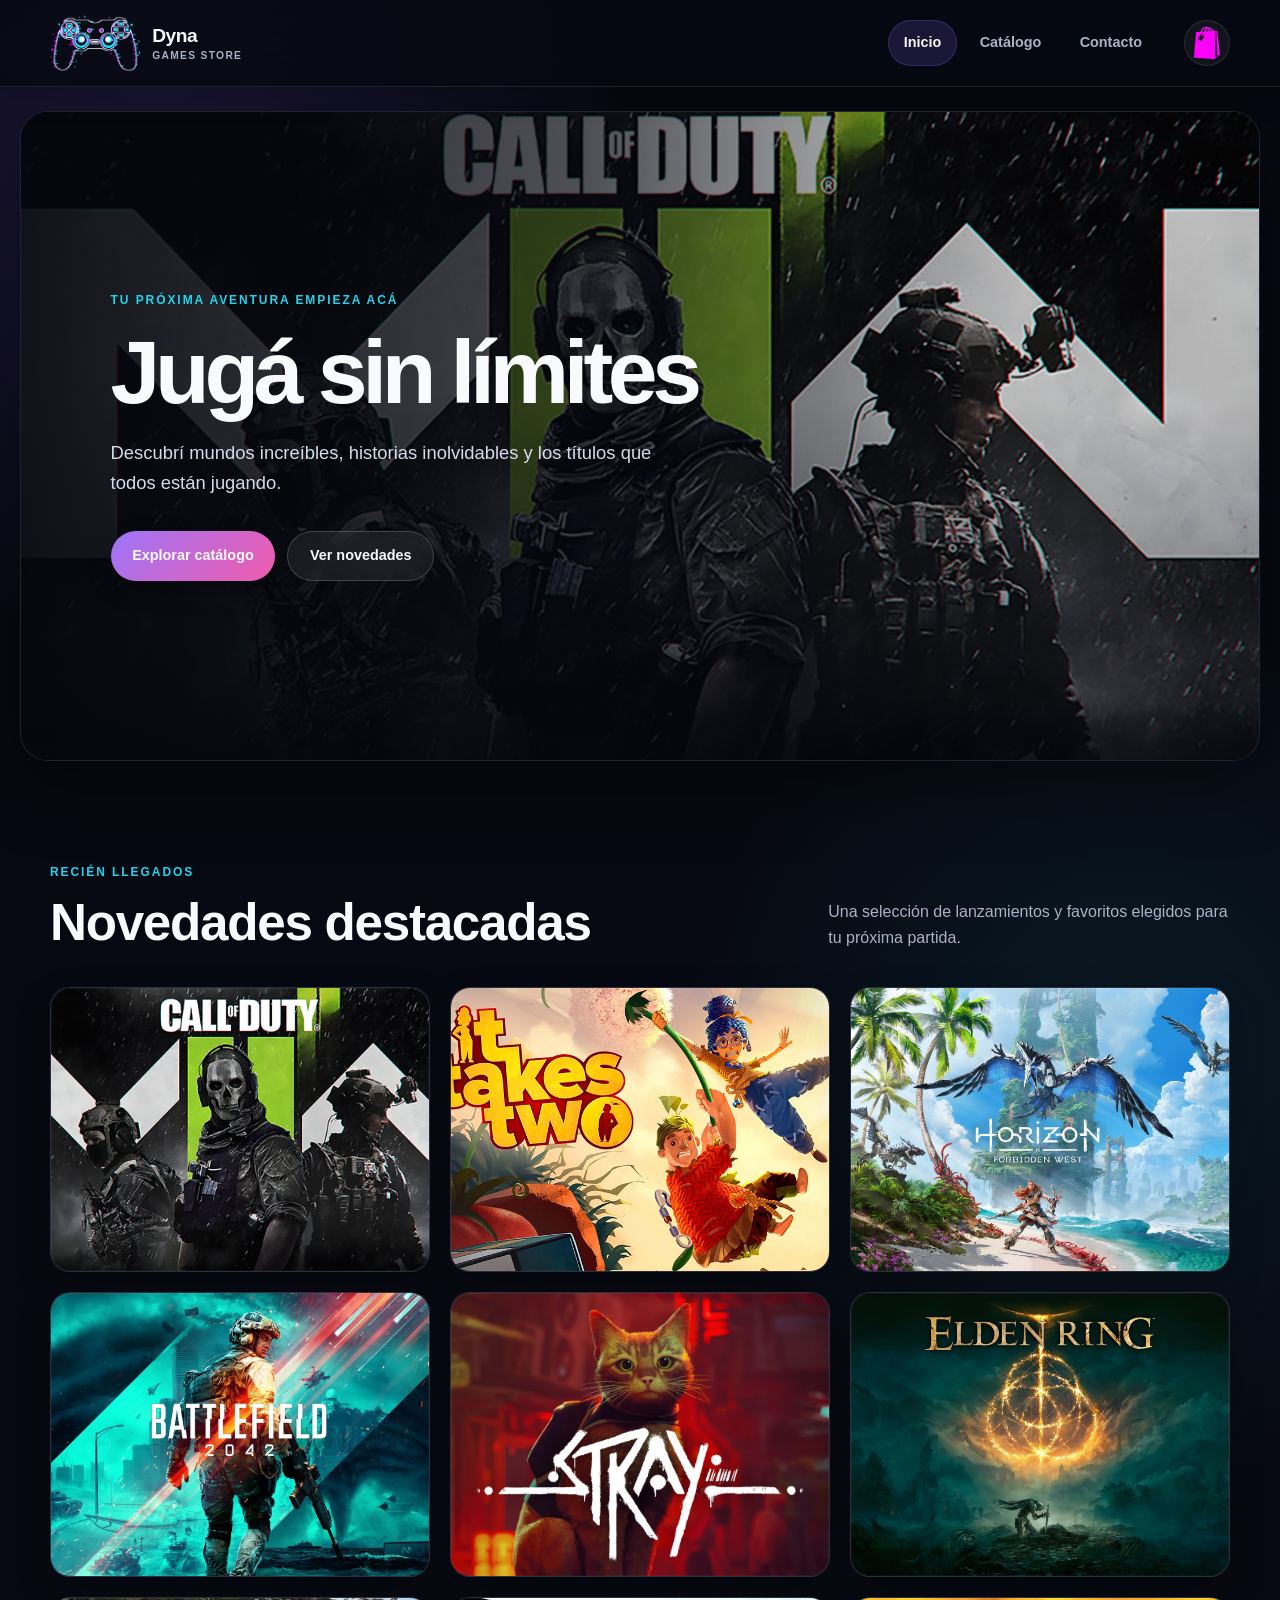
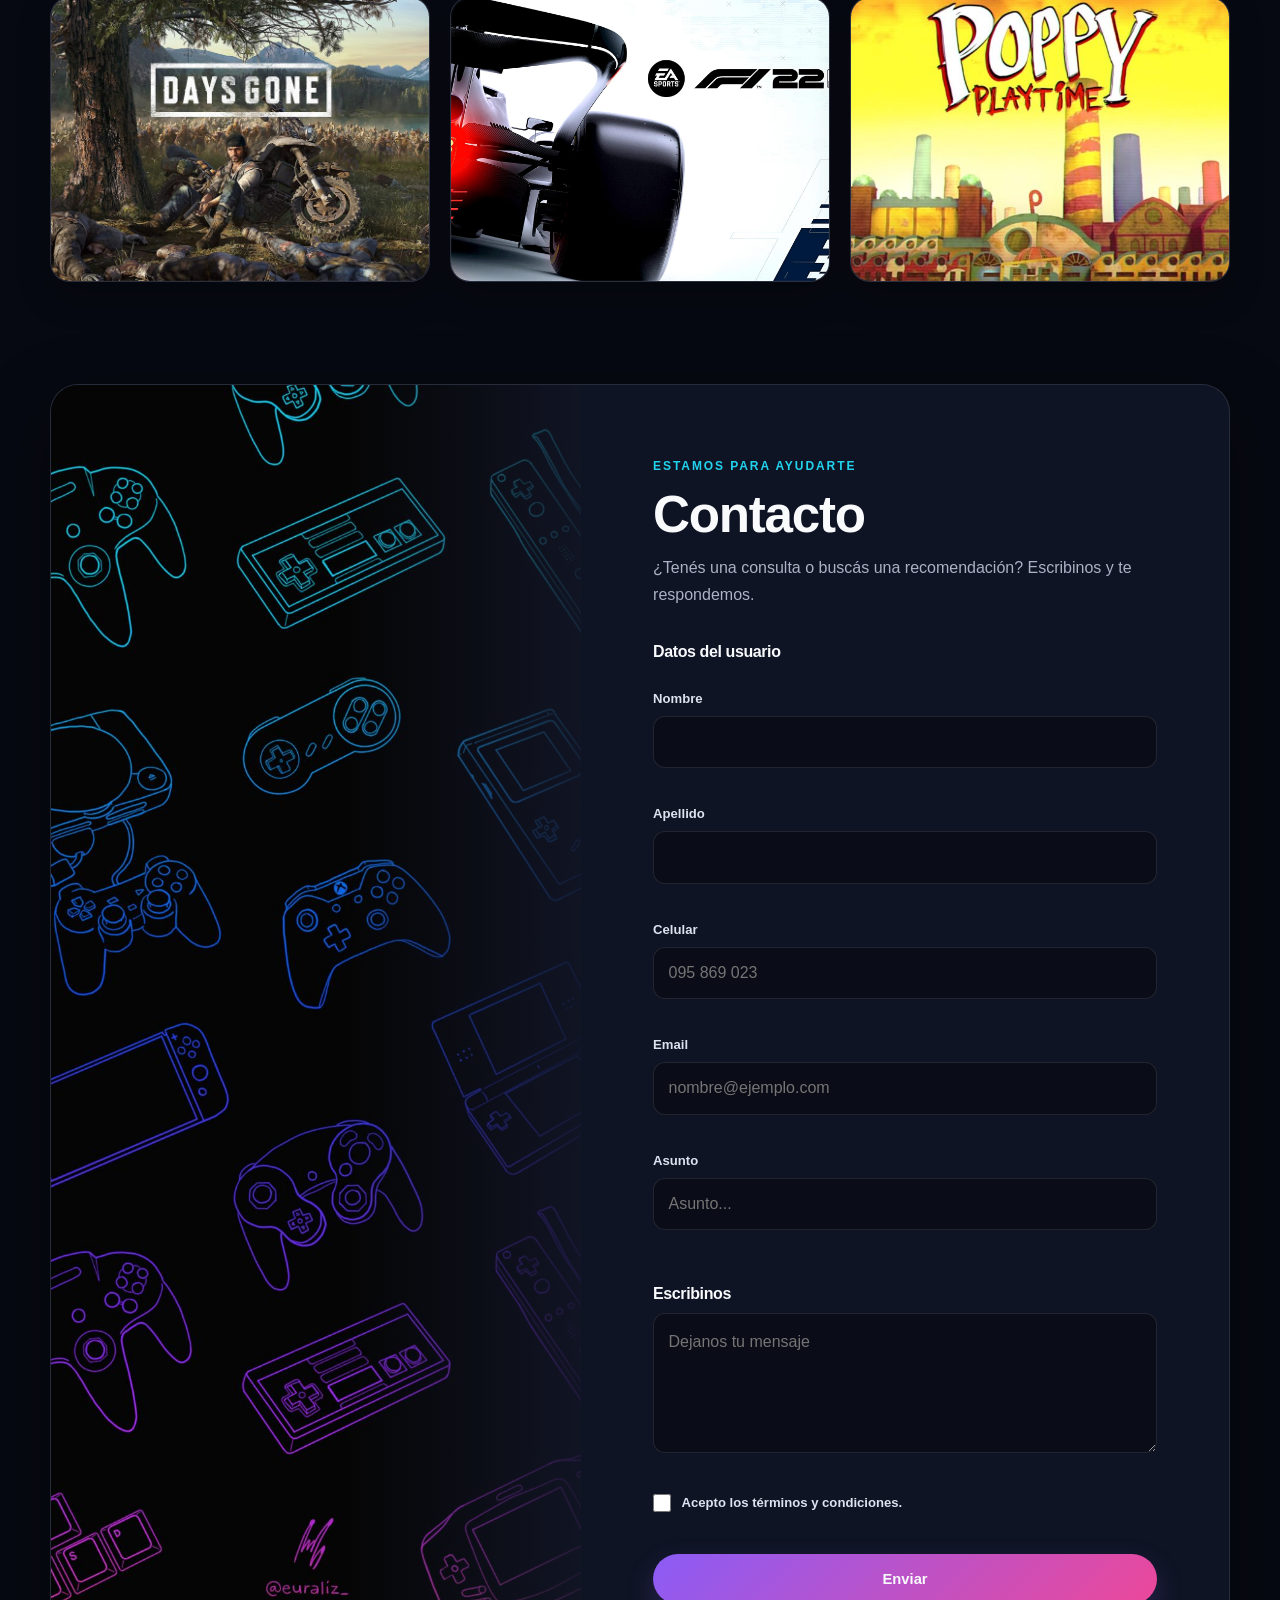
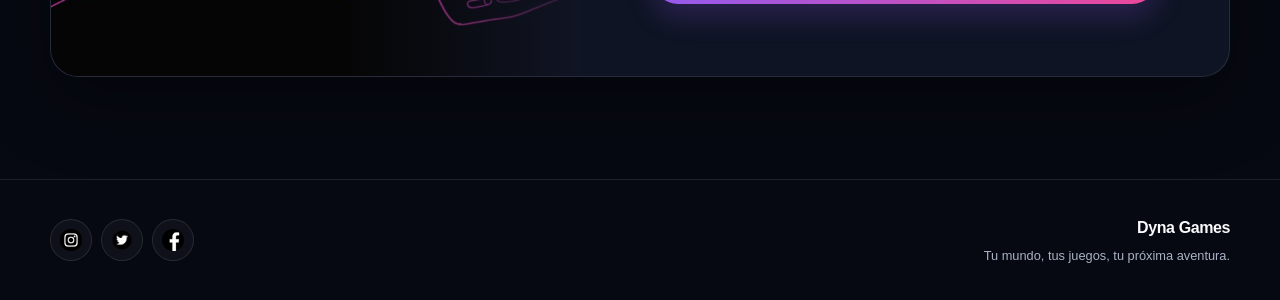
<file: index.html>
<!DOCTYPE html>
<html lang="es">
<head>
    <meta charset="UTF-8">
    <meta http-equiv="X-UA-Compatible" content="IE=edge">
    <meta name="viewport" content="width=device-width, initial-scale=1.0">
    <meta name="description" content="Dyna Games: videojuegos, novedades y grandes aventuras para todos los jugadores.">
    <title>Dyna Games - Inicio</title>
    <link rel="shortcut icon" href="img/logo.png" type="image/x-icon">
    <link rel="stylesheet" href="css/Style.css">

</head>

<body class="page-home">

    
    <header>

        <div class="flexbox centrado">
            
            <div class="logo">

                <div>
                    
                    <a href="index.html" aria-label="Ir al inicio" class="brand-link">
                        <img src="img/logo.png" alt="Dyna Games">
                        <span class="brand-copy"><strong>Dyna</strong><small>Games Store</small></span>
                    </a>
                
                </div>

            </div>
          
                <nav aria-label="Navegación principal">
            
                    <a href="index.html" id="inicio" aria-current="page">Inicio</a>
                    <a href="index-Catalogo.html">Catálogo</a>
                    <a href="#contacto">Contacto</a>
    
                </nav>

        </div>

        <div class="compra">

            <div>
    
                <a href="#" aria-label="Ver carrito"><img src="img/compra2.png" alt=""></a>
    
            </div>
    
            <div>
    
                <a href="#" aria-label="Ver carrito"><img src="img/compra.png" alt=""></a>
    
            </div>
    
        </div>

    </header>

    <main>

    <section id="banner" aria-labelledby="hero-title">

        <div id="slider">
    
            <div>
               
                <p class="eyebrow">Tu próxima aventura empieza acá</p>
                <h1 id="hero-title">Jugá sin límites</h1>
                <p class="hero-copy">Descubrí mundos increíbles, historias inolvidables y los títulos que todos están jugando.</p>
                <div class="hero-actions">
                    <a href="index-Catalogo.html" class="button button-primary">Explorar catálogo</a>
                    <a href="#primeraseccion" class="button button-ghost">Ver novedades</a>
                </div>
            
            </div>
        
        </div>

    </section>

    <section id="primeraseccion" class="centrado flex">

        <div class="section-heading">
            <p class="eyebrow">Recién llegados</p>
            <h2>Novedades destacadas</h2>
            <p>Una selección de lanzamientos y favoritos elegidos para tu próxima partida.</p>
        </div>

        <article id="grilla">


        </article>

    </section>

    <section id="segundaseccion">

        <div id="imagen">

        </div>

        <article class="centrado form">

            <p class="eyebrow">Estamos para ayudarte</p>
            <h2 id="contacto">Contacto</h2>
            <p class="form-intro">¿Tenés una consulta o buscás una recomendación? Escribinos y te respondemos.</p>
            
            <form action="" method="get" id="formulario">

                <h3>Datos del usuario</h3>

                <label for="nombre">Nombre</label>
                <input type="text" name="nombre" id="nombre" class="input" autocomplete="given-name" required>
                <p></p>

                <label for="apellido">Apellido</label>
                <input type="text" name="apellido" id="apellido" class="input" autocomplete="family-name" required>
                <p></p>

                <label for="celular">Celular</label>
                <input type="tel" name="celular" id="celular" class="input" placeholder="095 869 023" autocomplete="tel" inputmode="tel" required>
                <p></p>

                <label for="email">Email</label>
                <input type="email" name="email" id="email" class="input" placeholder="nombre@ejemplo.com" autocomplete="email" required>
                <p></p>

                <label for="asunto">Asunto</label>
                <input type="text" name="asunto" id="asunto" class="input" placeholder="Asunto..." required>
                <p></p>

                <h3>Escribinos</h3>
                <textarea name="mensaje" placeholder="Dejanos tu mensaje" id="txtarea" class="textarea" minlength="20" maxlength="300" required></textarea>
                <p></p>

                <label for="terminos" class="terminos2">
                <input type="checkbox" name="terminos" id="terminos" value="acepto">
                Acepto los términos y condiciones.
                </label>
                <p></p>

                <input type="submit" id="boton" value="Enviar">
            </form>

        </article>

    </section>

    </main>

    <footer>

        <div class="centrado">

            <div class="footer-social">
                
                <a href="#" aria-label="Instagram"> <img src="img/instagram.png" alt=""></a>
                <a href="#" aria-label="Twitter"> <img src="img/twitter.png" alt=""></a>
                <a href="#" aria-label="Facebook"> <img src="img/facebook.png" alt=""></a>
    
            </div>
    
            <div class="footer-copy">

                <strong>Dyna Games</strong>
                <p>Tu mundo, tus juegos, tu próxima aventura.</p>
    
            </div>

        </div>

    </footer>

    <div id="promociones">
        

    </div>

    


    <script src="js/script-bd.js"></script>
    <script src="js/script.js"></script>
</body>

</html>
</file>
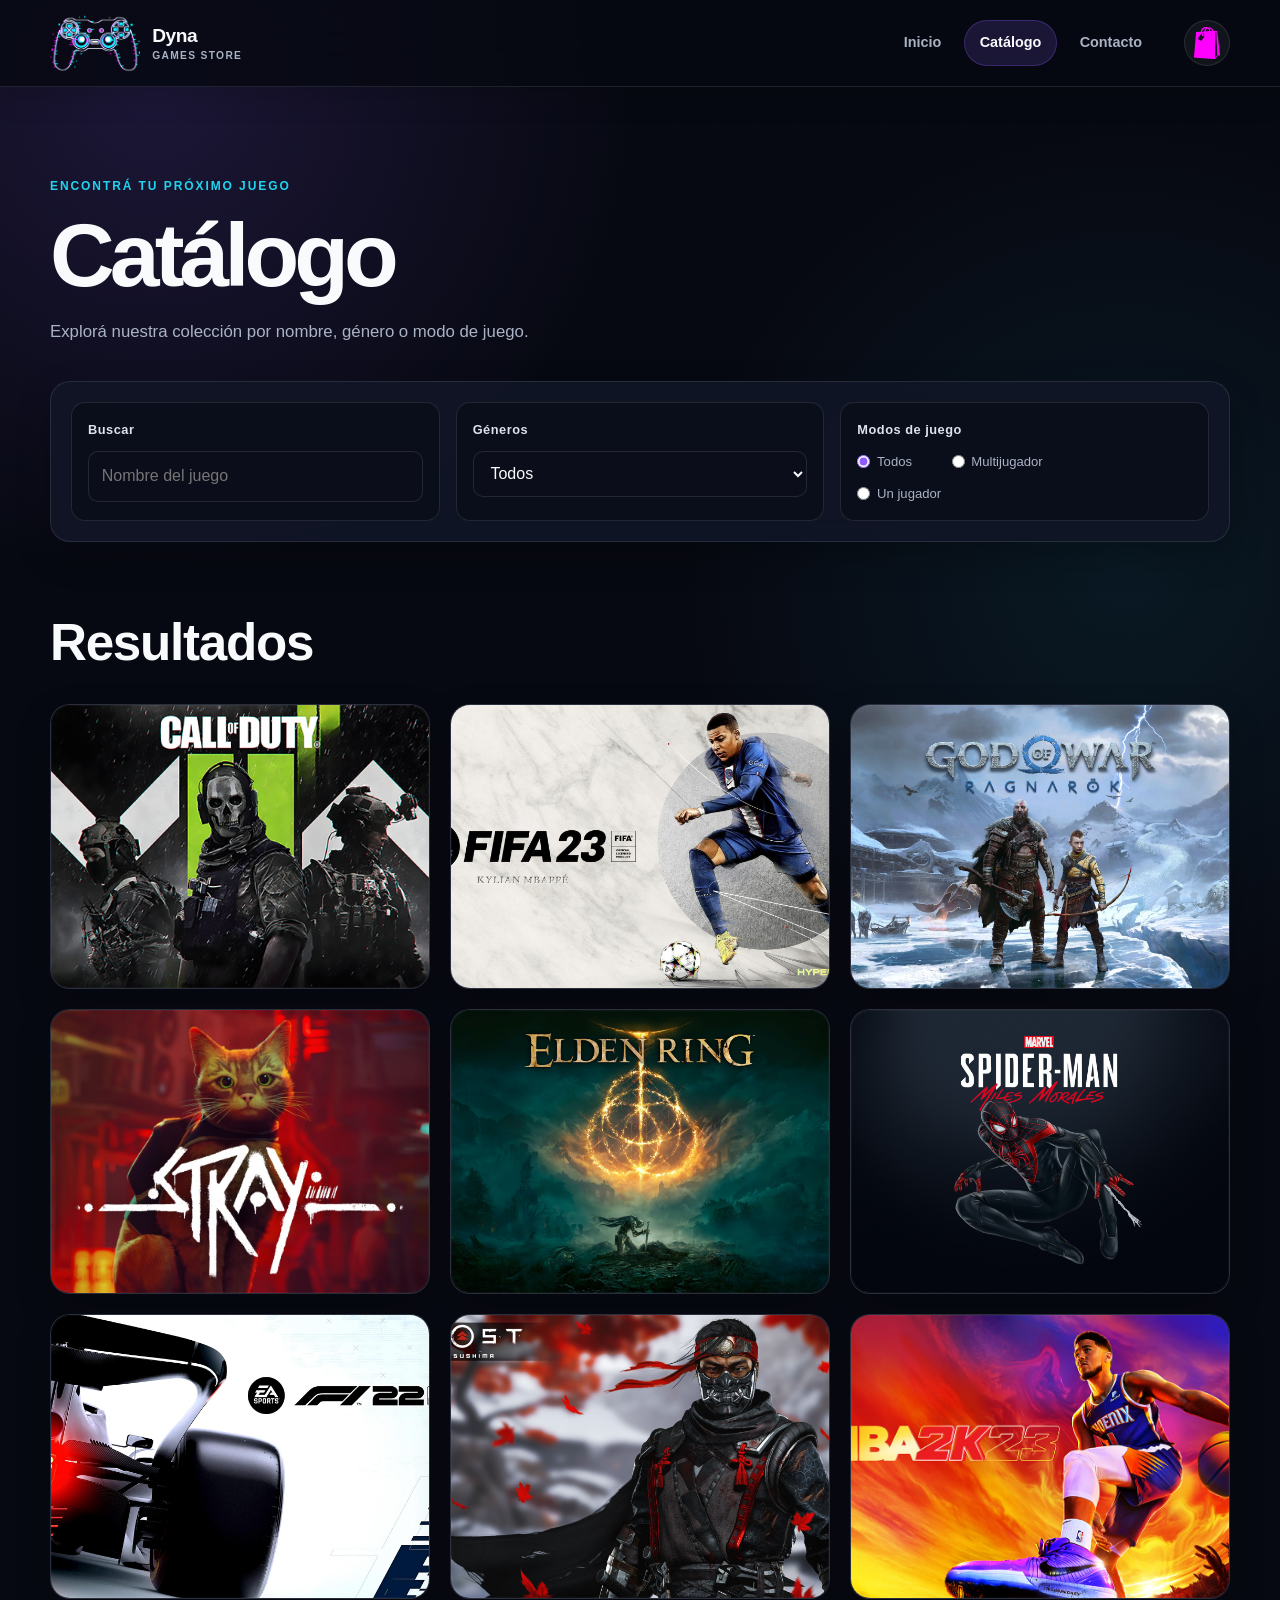
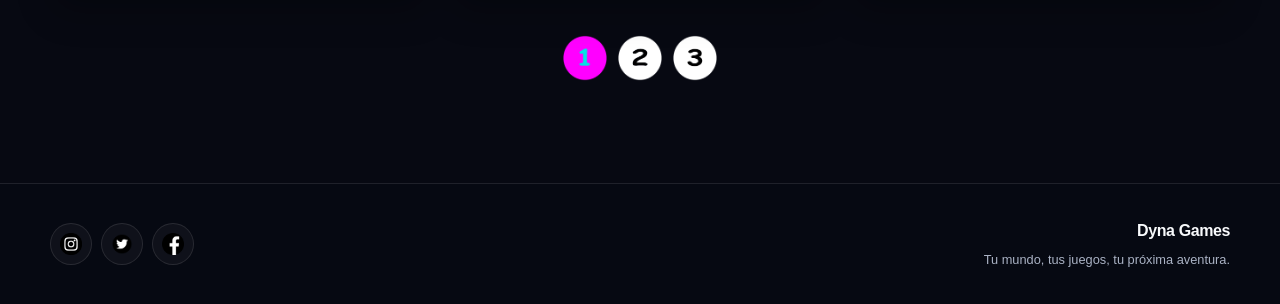
<file: index-Catalogo.html>
<!DOCTYPE html>
<html lang="es">
<head>
    <meta charset="UTF-8">
    <meta http-equiv="X-UA-Compatible" content="IE=edge">
    <meta name="viewport" content="width=device-width, initial-scale=1.0">
    <meta name="description" content="Explorá el catálogo completo de videojuegos de Dyna Games.">
    <title>Dyna Games - Catálogo</title>
    <link rel="shortcut icon" href="img/logo.png" type="image/x-icon">
    <link rel="stylesheet" href="css/Style.css">

</head>

<body class="page-catalog">

    <header>

        <div class="flexbox centrado">
            
            <div class="logo">

                <div>
                    
                    <a href="index.html" aria-label="Ir al inicio" class="brand-link">
                        <img src="img/logo.png" alt="Dyna Games">
                        <span class="brand-copy"><strong>Dyna</strong><small>Games Store</small></span>
                    </a>
                
                </div>

            </div>
          
                <nav aria-label="Navegación principal">
            
                    <a href="index.html">Inicio</a>
                    <a href="index-Catalogo.html" id="catalogo" aria-current="page">Catálogo</a>
                    <a href="index.html#contacto">Contacto</a>
    
                </nav>

        </div>

        <div class="compra">

            <div>
    
                <a href="#" aria-label="Ver carrito"><img src="img/compra2.png" alt=""></a>
    
            </div>
    
            <div>
    
                <a href="#" aria-label="Ver carrito"><img src="img/compra.png" alt=""></a>
    
            </div>
    
        </div>

    </header>

    <main>

    <section class="catalog-hero">
        <div class="centrado catalog-heading">
            <p class="eyebrow">Encontrá tu próximo juego</p>
            <h1>Catálogo</h1>
            <p>Explorá nuestra colección por nombre, género o modo de juego.</p>
        </div>

        <div class="filter-shell centrado">

        <div class="titulo">   
            
            <article>
                <label for="texto">Buscar</label>
                <input type="search" id="texto" placeholder="Nombre del juego">
            </article>

            <article>

                <label for="generos">Géneros</label>
                <select name="generos" id="generos">
                    <option value="todos">Todos</option>
                
                </select>

            </article>

            <article>

                <label for="modosjuego">Modos de juego</label>
                <label>
                    <input type="radio" name="modosjuego" value="Todos" checked>
                    Todos
                </label>
                <label>
                    <input type="radio" name="modosjuego" value="Multijugador">
                    Multijugador
                </label>
                
                <label>
                    <input type="radio" name="modosjuego" value="Un jugador">
                    Un jugador
                </label>

            </article>

        </div>
        </div>

    </section>

    <section id="primeraseccion" class="centrado flex shadow">

        <h2>Resultados</h2>

        <article id="grilla">

        </article>

        <div id="btn_numeros">

        </div>

    </section>

    </main>

    <footer>

        <div class="centrado">

            <div class="footer-social">
                
                <a href="#" aria-label="Instagram"> <img src="img/instagram.png" alt=""></a>
                <a href="#" aria-label="Twitter"> <img src="img/twitter.png" alt=""></a>
                <a href="#" aria-label="Facebook"> <img src="img/facebook.png" alt=""></a>
    
            </div>
    
            <div class="footer-copy">

                <strong>Dyna Games</strong>
                <p>Tu mundo, tus juegos, tu próxima aventura.</p>
    
            </div>

        </div>

    </footer>

    

    
    

    <script src="js/script-bd.js"></script>
    <script src="js/script-catalogo.js"></script>
</body>

</html>
</file>
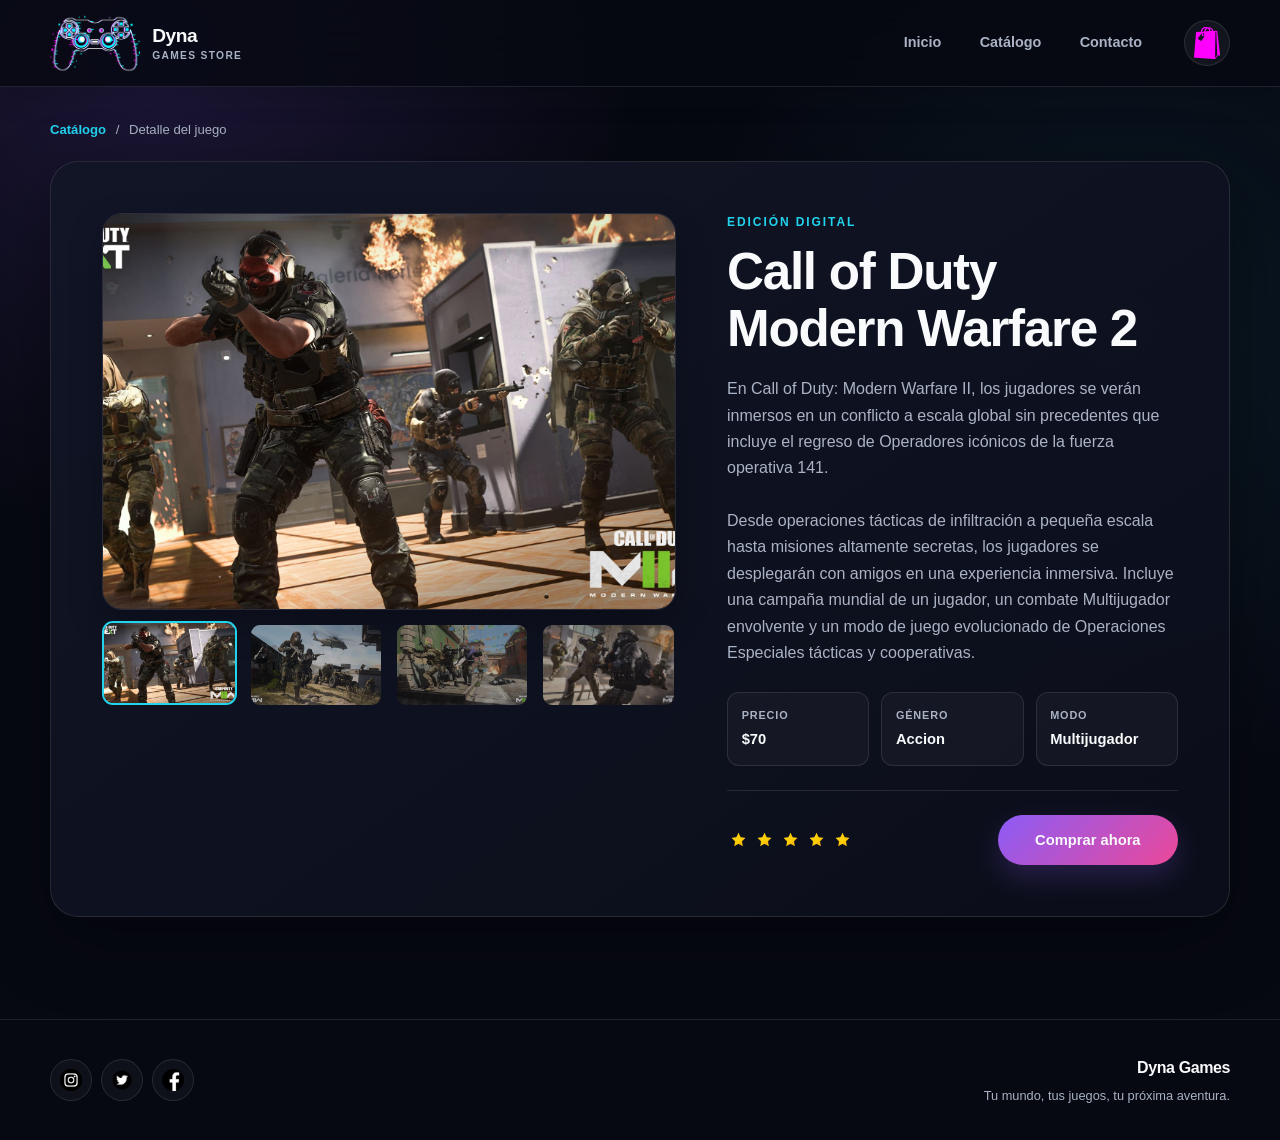
<file: index-Productos.html>
<!DOCTYPE html>
<html lang="es">
<head>
    <meta charset="UTF-8">
    <meta http-equiv="X-UA-Compatible" content="IE=edge">
    <meta name="viewport" content="width=device-width, initial-scale=1.0">
    <meta name="description" content="Conocé todos los detalles del juego seleccionado en Dyna Games.">
    <title>Dyna Games - Productos</title>
    <link rel="shortcut icon" href="img/logo.png" type="image/x-icon">
    <link rel="stylesheet" href="css/Style.css">
</head>
<body class="page-product">

    <header>

        <div class="flexbox centrado">
            
            <div class="logo">

                <div>
                    
                    <a href="index.html" aria-label="Ir al inicio" class="brand-link">
                        <img src="img/logo.png" alt="Dyna Games">
                        <span class="brand-copy"><strong>Dyna</strong><small>Games Store</small></span>
                    </a>
                
                </div>

            </div>
          
                <nav aria-label="Navegación principal">
            
                    <a href="index.html">Inicio</a>
                    <a href="index-Catalogo.html">Catálogo</a>
                    <a href="index.html#contacto">Contacto</a>
    
                </nav>

        </div>

        <div class="compra">

            <div>
    
                <a href="#" aria-label="Ver carrito"><img src="img/compra2.png" alt=""></a>
    
            </div>
    
            <div>
    
                <a href="#" aria-label="Ver carrito"><img src="img/compra.png" alt=""></a>
    
            </div>
    
        </div>

    </header>

    <main>

    <nav class="breadcrumb centrado" aria-label="Migas de pan">
        <a href="index-Catalogo.html">Catálogo</a>
        <span aria-hidden="true">/</span>
        <span>Detalle del juego</span>
    </nav>

    <section class="flexProductos centrado">

        <div class="product-gallery">
            <div id="imagenprincipal">

            </div>

            <div id="imagenchica">

            </div>
        </div>

        <div id="detalleproducto" class="product-copy">

        </div>

        <div id="novedades">

        </div>
        

    </section>

    </main>

    <footer>

        <div class="centrado">

            <div class="footer-social">
                
                <a href="#" aria-label="Instagram"> <img src="img/instagram.png" alt=""></a>
                <a href="#" aria-label="Twitter"> <img src="img/twitter.png" alt=""></a>
                <a href="#" aria-label="Facebook"> <img src="img/facebook.png" alt=""></a>
    
            </div>
    
            <div class="footer-copy">

                <strong>Dyna Games</strong>
                <p>Tu mundo, tus juegos, tu próxima aventura.</p>
    
            </div>

        </div>

    </footer>
    



    <script src="js/script-bd.js"></script>
    <script src="js/script-productos.js"></script>
</body>
</html>
</file>
<file: css/Style.css>
:root {
    --fondo: #070912;
    --fondo-suave: #0b0e1a;
    --superficie: rgba(18, 22, 39, 0.88);
    --superficie-solida: #121627;
    --superficie-clara: #1a2035;
    --primario: #8b5cf6;
    --primario-fuerte: #7040e8;
    --acento: #22d3ee;
    --rosa: #ec4899;
    --texto: #f8fafc;
    --texto-suave: #aab3c5;
    --borde: rgba(255, 255, 255, 0.1);
    --borde-fuerte: rgba(255, 255, 255, 0.18);
}

* {
    box-sizing: border-box;
    margin: 0;
    padding: 0;
}

html {
    scroll-behavior: smooth;
}

body {
    min-width: 320px;
    overflow-x: hidden;
    background:
        radial-gradient(circle at 12% 5%, rgba(139, 92, 246, 0.16), transparent 30rem),
        radial-gradient(circle at 88% 30%, rgba(34, 211, 238, 0.08), transparent 28rem),
        var(--fondo);
    color: var(--texto);
    font-family: Inter, "Segoe UI", Roboto, Arial, sans-serif;
    line-height: 1.65;
    text-rendering: optimizeLegibility;
}

body::before {
    content: "";
    position: fixed;
    z-index: -1;
    inset: 0;
    opacity: 0.28;
    pointer-events: none;
    background-image: linear-gradient(rgba(255, 255, 255, 0.018) 1px, transparent 1px),
        linear-gradient(90deg, rgba(255, 255, 255, 0.018) 1px, transparent 1px);
    background-size: 42px 42px;
    mask-image: linear-gradient(to bottom, black, transparent 80%);
}

img {
    display: block;
    max-width: 100%;
}

a,
button,
input,
select,
textarea {
    font: inherit;
}

a {
    color: inherit;
}

button,
input,
select,
textarea {
    color: inherit;
}

h1,
h2,
h3,
strong {
    letter-spacing: -0.025em;
    line-height: 1.12;
}

.centrado {
    width: min(calc(100% - 2.5rem), 1180px);
    margin-inline: auto;
}

.eyebrow {
    color: var(--acento);
    font-size: 0.75rem;
    font-weight: 800;
    letter-spacing: 0.16em;
    text-transform: uppercase;
}

.button {
    min-height: 48px;
    display: inline-flex;
    align-items: center;
    justify-content: center;
    padding: 0.75rem 1.35rem;
    border: 1px solid transparent;
    border-radius: 999px;
    font-size: 0.9rem;
    font-weight: 800;
    text-decoration: none;
    transition: transform 180ms ease, background 180ms ease, border-color 180ms ease;
}

.button:hover,
.button:focus-visible {
    transform: translateY(-2px);
}

.button-primary {
    overflow: hidden;
    border: 0;
    background-color: var(--primario);
    background-image: linear-gradient(135deg, #9d75fa, #f15bab);
    box-shadow: 0 10px 24px rgba(0, 0, 0, 0.24);
}

.button-primary:hover,
.button-primary:focus-visible {
    background-color: var(--primario);
    background-image: linear-gradient(135deg, #9d75fa, #f15bab);
}

.button-ghost {
    border-color: var(--borde-fuerte);
    background: rgba(255, 255, 255, 0.07);
    backdrop-filter: blur(12px);
}

.button-ghost:hover,
.button-ghost:focus-visible {
    border-color: rgba(255, 255, 255, 0.4);
    background: rgba(255, 255, 255, 0.12);
}

/* Header */

header {
    position: sticky;
    z-index: 50;
    top: 0;
    border-bottom: 1px solid var(--borde);
    background: rgba(7, 9, 18, 0.82);
    box-shadow: 0 10px 30px rgba(0, 0, 0, 0.14);
    backdrop-filter: blur(20px);
}

.flexbox {
    min-height: 86px;
    display: flex;
    align-items: center;
    justify-content: space-between;
    gap: 2rem;
    padding-right: 4.5rem;
}

.brand-link {
    display: flex;
    align-items: center;
    gap: 0.75rem;
    text-decoration: none;
}

.logo img {
    width: auto;
    height: 62px;
    object-fit: contain;
}

.brand-copy {
    display: flex;
    flex-direction: column;
    line-height: 1;
}

.brand-copy strong {
    font-size: 1.2rem;
}

.brand-copy small {
    margin-top: 0.28rem;
    color: var(--texto-suave);
    font-size: 0.64rem;
    font-weight: 700;
    letter-spacing: 0.13em;
    text-transform: uppercase;
}

header nav {
    display: flex;
    align-items: center;
    gap: 0.4rem;
}

header nav a {
    position: relative;
    padding: 0.7rem 1rem;
    border-radius: 999px;
    color: var(--texto-suave);
    font-size: 0.9rem;
    font-weight: 700;
    text-decoration: none;
    transition: color 180ms ease, background 180ms ease;
}

header nav a:hover,
header nav a:focus-visible {
    color: var(--texto);
    background: rgba(255, 255, 255, 0.06);
}

header nav a[aria-current="page"],
#inicio,
#catalogo {
    color: var(--texto);
    background: rgba(139, 92, 246, 0.16);
    box-shadow: inset 0 0 0 1px rgba(139, 92, 246, 0.28);
}

.compra {
    position: absolute;
    top: 50%;
    right: max(1.25rem, calc((100vw - 1180px) / 2));
    width: 46px;
    height: 46px;
    transform: translateY(-50%);
}

.compra::before {
    content: "";
    position: absolute;
    inset: 0;
    border: 1px solid var(--borde);
    border-radius: 50%;
    background: rgba(255, 255, 255, 0.05);
}

.compra div {
    position: absolute;
    inset: 7px;
}

.compra a,
.compra img {
    width: 100%;
    height: 100%;
}

.compra img {
    object-fit: contain;
}

.compra div:nth-child(2) {
    opacity: 0;
    transition: opacity 180ms ease;
}

.compra:hover div:nth-child(2),
.compra:focus-within div:nth-child(2) {
    opacity: 1;
}

/* Hero */

#banner {
    width: min(calc(100% - 2.5rem), 1380px);
    min-height: min(72vh, 720px);
    overflow: hidden;
    margin: 1.5rem auto 0;
    border: 1px solid var(--borde);
    border-radius: 28px;
    background: #080b14;
    box-shadow: 0 24px 70px rgba(0, 0, 0, 0.38);
}

#slider {
    position: relative;
    overflow: hidden;
    min-height: min(72vh, 720px);
    display: flex;
    align-items: center;
    padding: clamp(2rem, 7vw, 6.5rem);
    background-image: url("../img/juego1.jpg");
    background-position: center;
    background-repeat: no-repeat;
    background-size: cover;
    transition: background-image 1s ease;
    isolation: isolate;
}

#slider::before {
    content: "";
    position: absolute;
    z-index: 0;
    inset: 0;
    background: linear-gradient(90deg, rgba(5, 7, 14, 0.94) 0%, rgba(5, 7, 14, 0.7) 46%, rgba(5, 7, 14, 0.15) 80%),
        linear-gradient(0deg, rgba(5, 7, 14, 0.62), transparent 55%);
}

#slider > div {
    position: relative;
    z-index: 1;
    width: min(620px, 100%);
}

#slider h1 {
    max-width: 700px;
    margin: 0.65rem 0 1rem;
    font-size: clamp(3rem, 7vw, 6.2rem);
    letter-spacing: -0.06em;
}

.hero-copy {
    max-width: 560px;
    color: #d5dbea;
    font-size: clamp(1rem, 2vw, 1.15rem);
}

.hero-actions {
    display: flex;
    flex-wrap: wrap;
    gap: 0.75rem;
    margin-top: 2rem;
}

/* Section headings and game cards */

.flex {
    display: flex;
    flex-wrap: wrap;
    padding-block: clamp(4rem, 8vw, 7rem);
}

.section-heading,
.flex > h2 {
    width: 100%;
    margin-bottom: 2.2rem;
}

.section-heading {
    display: grid;
    grid-template-columns: minmax(0, 1fr) minmax(280px, 0.55fr);
    align-items: end;
    gap: 0.7rem 3rem;
}

.section-heading .eyebrow {
    grid-column: 1 / -1;
}

.section-heading h2,
.flex > h2 {
    font-size: clamp(2rem, 4vw, 3.4rem);
}

.section-heading > p:last-child {
    color: var(--texto-suave);
}

#grilla {
    width: 100%;
    display: grid;
    grid-template-columns: repeat(3, minmax(0, 1fr));
    gap: 1.25rem;
}

#grilla figure {
    position: relative;
    min-width: 0;
    aspect-ratio: 4 / 3;
    overflow: hidden;
    border: 1px solid var(--borde);
    border-radius: 20px;
    background: var(--superficie-solida);
    box-shadow: 0 14px 35px rgba(0, 0, 0, 0.24);
    isolation: isolate;
}

#grilla figure::after {
    content: "";
    position: absolute;
    z-index: 1;
    inset: 0;
    border-radius: inherit;
    box-shadow: inset 0 0 0 1px rgba(255, 255, 255, 0.035);
    pointer-events: none;
}

#grilla figure > img {
    width: 100%;
    height: 100%;
    object-fit: cover;
    transition: transform 500ms cubic-bezier(0.2, 0.75, 0.2, 1), filter 300ms ease;
}

#grilla figcaption {
    position: absolute;
    z-index: 2;
    inset: 0;
    display: flex;
    flex-direction: column;
    align-items: flex-start;
    justify-content: flex-end;
    gap: 0.75rem;
    padding: clamp(1.2rem, 3vw, 2rem);
    background: linear-gradient(180deg, rgba(8, 10, 20, 0.2), rgba(8, 10, 20, 0.97) 68%);
    opacity: 0;
    pointer-events: none;
    transform: translateY(100%);
    transition: opacity 280ms ease, transform 420ms cubic-bezier(0.2, 0.75, 0.2, 1);
}

#grilla figcaption h3 {
    font-size: clamp(1.1rem, 2vw, 1.45rem);
}

#grilla figcaption p {
    display: -webkit-box;
    overflow: hidden;
    color: var(--texto-suave);
    font-size: 0.88rem;
    line-height: 1.5;
    -webkit-box-orient: vertical;
    -webkit-line-clamp: 3;
}

#grilla figure:hover > img,
#grilla figure:focus-within > img {
    filter: saturate(0.75);
    transform: scale(1.06);
}

#grilla figure:hover figcaption,
#grilla figure:focus-within figcaption {
    opacity: 1;
    pointer-events: auto;
    transform: translateY(0);
}

#grilla figure:focus-within {
    outline: 3px solid var(--acento);
    outline-offset: 3px;
}

#grilla figcaption a,
#novedades a {
    min-height: 42px;
    display: inline-flex;
    align-items: center;
    justify-content: center;
    padding: 0.65rem 1.1rem;
    border-radius: 999px;
    background: var(--texto);
    color: #0b0e1a;
    font-size: 0.82rem;
    font-weight: 800;
    text-decoration: none;
    transition: color 180ms ease, background 180ms ease, transform 180ms ease;
}

#grilla figcaption a:hover,
#grilla figcaption a:focus-visible,
#novedades a:hover,
#novedades a:focus-visible {
    background: var(--acento);
    transform: translateY(-2px);
}

/* Contact */

#segundaseccion {
    width: min(calc(100% - 2.5rem), 1180px);
    display: grid;
    grid-template-columns: minmax(320px, 0.9fr) minmax(0, 1.1fr);
    overflow: hidden;
    margin: 0 auto clamp(4rem, 8vw, 7rem);
    border: 1px solid var(--borde);
    border-radius: 28px;
    background: var(--superficie);
    box-shadow: 0 24px 70px rgba(0, 0, 0, 0.38);
}

#imagen {
    position: relative;
    min-height: 100%;
    background-position: center;
    background-size: cover;
}

#imagen::after {
    content: "";
    position: absolute;
    inset: 0;
    background: linear-gradient(90deg, transparent 55%, rgba(18, 22, 39, 0.9));
}

.form {
    width: 100%;
    padding: clamp(2rem, 6vw, 4.5rem);
}

.form h2 {
    margin: 0.55rem 0 0.75rem;
    font-size: clamp(2.2rem, 4vw, 3.5rem);
}

.form-intro {
    max-width: 520px;
    color: var(--texto-suave);
}

#formulario {
    display: flex;
    flex-direction: column;
}

.form h3 {
    margin: 2.2rem 0 0.65rem;
    font-size: 1rem;
}

#formulario label {
    margin: 1rem 0 0.4rem;
    color: #dce2ef;
    font-size: 0.82rem;
    font-weight: 700;
}

#formulario .input,
#formulario textarea {
    width: 100%;
    border: 1px solid var(--borde);
    border-radius: 12px;
    outline: none;
    background: rgba(7, 9, 18, 0.6);
    color: var(--texto);
    transition: border-color 180ms ease, box-shadow 180ms ease, background 180ms ease;
}

#formulario .input {
    min-height: 48px;
    padding: 0.75rem 0.9rem;
}

#formulario textarea {
    min-height: 140px;
    max-height: 320px;
    padding: 0.9rem;
    resize: vertical;
}

#formulario .input:focus,
#formulario textarea:focus {
    border-color: var(--primario);
    background: rgba(7, 9, 18, 0.88);
    box-shadow: 0 0 0 4px rgba(139, 92, 246, 0.12);
}

#formulario p {
    min-height: 1.2rem;
    font-size: 0.78rem;
}

#formulario .terminos2 {
    display: flex;
    align-items: center;
    gap: 0.65rem;
    margin-top: 1.25rem;
    cursor: pointer;
}

#terminos {
    width: 18px;
    height: 18px;
    accent-color: var(--primario);
}

#boton,
#boton2 {
    min-height: 50px;
    border: 0;
    border-radius: 999px;
    background: linear-gradient(135deg, var(--primario), var(--rosa));
    color: var(--texto);
    font-size: 0.92rem;
    font-weight: 800;
    cursor: pointer;
    box-shadow: 0 12px 28px rgba(139, 92, 246, 0.22);
    transition: transform 180ms ease, filter 180ms ease;
}

#boton {
    width: 100%;
    margin-top: 0.9rem;
    padding: 0.75rem 1.25rem;
}

#boton:hover,
#boton:focus-visible,
#boton2:hover,
#boton2:focus-visible {
    filter: brightness(1.12);
    transform: translateY(-2px);
}

/* Catalog */

.catalog-hero {
    padding: clamp(3.5rem, 7vw, 6rem) 0 1rem;
}

.catalog-heading {
    margin-bottom: 2.25rem;
}

.catalog-heading h1 {
    margin: 0.55rem 0 0.75rem;
    font-size: clamp(3rem, 7vw, 5.8rem);
    letter-spacing: -0.055em;
}

.catalog-heading > p:last-child {
    max-width: 580px;
    color: var(--texto-suave);
    font-size: 1.05rem;
}

.filter-shell {
    padding: 1.25rem;
    border: 1px solid var(--borde);
    border-radius: 20px;
    background: var(--superficie);
    box-shadow: 0 14px 35px rgba(0, 0, 0, 0.24);
    backdrop-filter: blur(16px);
}

.titulo {
    display: grid;
    grid-template-columns: repeat(3, minmax(0, 1fr));
    gap: 1rem;
}

.titulo article {
    min-width: 0;
    display: flex;
    flex-wrap: wrap;
    align-content: flex-start;
    gap: 0.65rem;
    padding: 1rem;
    border: 1px solid var(--borde);
    border-radius: 14px;
    background: rgba(7, 9, 18, 0.48);
}

.titulo article > label:first-child {
    width: 100%;
    color: #dce2ef;
    font-size: 0.8rem;
    font-weight: 800;
    letter-spacing: 0.04em;
}

.titulo article:nth-child(3) {
    display: grid;
    grid-template-columns: repeat(2, max-content);
}

.titulo article:nth-child(3) > label:first-child {
    grid-column: 1 / -1;
}

.titulo article:nth-child(3) label:not(:first-child) {
    display: flex;
    align-items: center;
    gap: 0.42rem;
    color: var(--texto-suave);
    font-size: 0.82rem;
    cursor: pointer;
}

.titulo input[type="search"],
.titulo select {
    width: 100%;
    min-height: 46px;
    padding: 0.7rem 0.8rem;
    border: 1px solid var(--borde);
    border-radius: 10px;
    outline: none;
    background: var(--fondo-suave);
    color: var(--texto);
}

.titulo input:focus,
.titulo select:focus {
    border-color: var(--primario);
    box-shadow: 0 0 0 3px rgba(139, 92, 246, 0.12);
}

.titulo select option {
    background: var(--superficie-solida);
}

.titulo input[type="radio"] {
    accent-color: var(--primario);
}

.page-catalog #primeraseccion {
    padding-top: 3.5rem;
}

.page-catalog #primeraseccion > h2 {
    margin-bottom: 2rem;
}

#btn_numeros {
    width: 100%;
    display: flex;
    justify-content: center;
    gap: 0.55rem;
    padding-top: 2.25rem;
}

#btn_numeros img {
    width: 46px;
    height: 46px;
    border-radius: 50%;
    object-fit: contain;
    cursor: pointer;
    transition: transform 180ms ease, filter 180ms ease;
}

#btn_numeros img:hover {
    filter: brightness(1.15);
    transform: translateY(-2px);
}

/* Product */

.breadcrumb {
    display: flex;
    align-items: center;
    gap: 0.6rem;
    padding-top: 2rem;
    color: var(--texto-suave);
    font-size: 0.82rem;
}

.breadcrumb a {
    color: var(--acento);
    font-weight: 700;
    text-decoration: none;
}

.flexProductos {
    position: relative;
    display: grid;
    grid-template-columns: minmax(0, 1.12fr) minmax(340px, 0.88fr);
    align-items: start;
    gap: clamp(1.5rem, 4vw, 3.5rem);
    margin-block: 1.25rem clamp(4rem, 8vw, 7rem);
    padding: clamp(1.25rem, 4vw, 3.25rem);
    border: 1px solid var(--borde);
    border-radius: 28px;
    background: linear-gradient(145deg, rgba(18, 22, 39, 0.96), rgba(11, 14, 26, 0.96));
    box-shadow: 0 24px 70px rgba(0, 0, 0, 0.38);
}

.flexProductos > * {
    min-width: 0;
}

.product-gallery {
    grid-column: 1;
    display: flex;
    flex-direction: column;
    gap: 0.85rem;
}

#imagenprincipal {
    width: 100%;
}

#imagenprincipal > img {
    width: 100%;
    min-height: clamp(300px, 31vw, 440px);
    aspect-ratio: 16 / 9;
    border: 1px solid var(--borde);
    border-radius: 20px;
    object-fit: cover;
    box-shadow: 0 14px 35px rgba(0, 0, 0, 0.24);
}

.product-copy {
    grid-column: 2;
    min-width: 0;
}

.product-copy .eyebrow {
    margin-bottom: 0.65rem;
}

.product-copy h2 {
    margin-bottom: 1.15rem;
    font-size: clamp(2.2rem, 4vw, 3.6rem);
    overflow-wrap: anywhere;
}

.product-copy > p:not(.eyebrow) {
    color: var(--texto-suave);
}

.product-meta {
    display: grid;
    grid-template-columns: repeat(3, minmax(0, 1fr));
    gap: 0.75rem;
    margin-top: 1.6rem;
}

.product-meta span {
    min-width: 0;
    display: flex;
    flex-direction: column;
    gap: 0.15rem;
    padding: 0.85rem;
    border: 1px solid var(--borde);
    border-radius: 12px;
    background: rgba(255, 255, 255, 0.035);
}

.product-meta small {
    color: var(--texto-suave);
    font-size: 0.68rem;
    font-weight: 700;
    letter-spacing: 0.08em;
    text-transform: uppercase;
}

.product-meta b {
    color: var(--texto);
    font-size: 0.92rem;
    overflow-wrap: anywhere;
}

#imagenchica {
    width: 100%;
    display: grid;
    grid-template-columns: repeat(4, minmax(0, 1fr));
    gap: 0.75rem;
}

#imagenchica > img {
    width: 100%;
    aspect-ratio: 16 / 10;
    border: 2px solid transparent;
    border-radius: 11px;
    object-fit: cover;
    cursor: pointer;
    opacity: 0.68;
    transition: opacity 180ms ease, border-color 180ms ease, transform 180ms ease;
}

#imagenchica > img:hover,
#imagenchica > img:focus,
#imagenchica > img.active {
    border-color: var(--acento);
    opacity: 1;
    transform: translateY(-2px);
}

.accionesProducto {
    display: flex;
    flex-wrap: wrap;
    align-items: center;
    gap: 1rem;
    margin-top: 1.5rem;
    padding-top: 1.5rem;
    border-top: 1px solid var(--borde);
}

.calificacion {
    display: flex;
    align-items: center;
    gap: 0.18rem;
}

.calificacion #estrellas {
    width: 23px;
    height: 23px;
    object-fit: contain;
}

.btn {
    min-width: 180px;
    margin-left: auto;
}

#boton2 {
    width: 100%;
    padding: 0.75rem 1.5rem;
}

#novedades {
    position: fixed;
    z-index: 40;
    right: 1.25rem;
    bottom: 1.25rem;
    width: min(300px, calc(100vw - 2.5rem));
    padding: 1rem;
    border: 1px solid var(--borde-fuerte);
    border-radius: 20px;
    background: rgba(18, 22, 39, 0.94);
    box-shadow: 0 24px 70px rgba(0, 0, 0, 0.38);
    opacity: 0;
    pointer-events: none;
    transform: translateY(16px) scale(0.98);
    backdrop-filter: blur(18px);
    transition: opacity 350ms ease, transform 350ms ease;
}

#novedades.visible {
    opacity: 1;
    pointer-events: auto;
    transform: translateY(0) scale(1);
}

#novedades h2 {
    margin-bottom: 0.7rem;
    font-size: 1rem;
}

#novedades img {
    width: 100%;
    aspect-ratio: 16 / 9;
    margin-bottom: 0.8rem;
    border-radius: 11px;
    object-fit: cover;
}

/* Footer */

footer {
    border-top: 1px solid var(--borde);
    background: rgba(7, 9, 18, 0.78);
}

footer > div {
    min-height: 120px;
    display: flex;
    align-items: center;
    justify-content: space-between;
    gap: 2rem;
}

.footer-social {
    display: flex;
    gap: 0.55rem;
}

.footer-social a {
    width: 42px;
    height: 42px;
    display: grid;
    place-items: center;
    border: 1px solid var(--borde);
    border-radius: 50%;
    background: rgba(255, 255, 255, 0.04);
    transition: border-color 180ms ease, transform 180ms ease, background 180ms ease;
}

.footer-social a:hover,
.footer-social a:focus-visible {
    border-color: var(--acento);
    background: rgba(34, 211, 238, 0.1);
    transform: translateY(-3px);
}

.footer-social img {
    width: 22px;
    height: 22px;
    object-fit: contain;
}

.footer-copy {
    text-align: right;
}

.footer-copy strong {
    font-size: 1rem;
}

.footer-copy p {
    margin-top: 0.25rem;
    color: var(--texto-suave);
    font-size: 0.8rem;
}

/* Tablet */

@media (max-width: 920px) {
    .centrado {
        width: min(calc(100% - 2rem), 1180px);
    }

    .brand-copy {
        display: none;
    }

    #grilla {
        grid-template-columns: repeat(2, minmax(0, 1fr));
    }

    #segundaseccion {
        width: min(calc(100% - 2rem), 1180px);
        grid-template-columns: 0.72fr 1.28fr;
    }

    .titulo {
        grid-template-columns: repeat(2, minmax(0, 1fr));
    }

    .titulo article:nth-child(3) {
        grid-column: 1 / -1;
        grid-template-columns: repeat(4, max-content);
    }

    .flexProductos {
        display: flex;
        flex-direction: column;
    }

    .product-gallery,
    #imagenprincipal {
        width: 100%;
    }

    .product-gallery,
    .product-copy {
        grid-column: auto;
    }

    #imagenprincipal > img {
        min-height: auto;
    }

}

/* Mobile */

@media (max-width: 640px) {
    .centrado {
        width: min(calc(100% - 1.5rem), 1180px);
    }

    header {
        position: relative;
    }

    .flexbox {
        min-height: auto;
        flex-direction: column;
        align-items: flex-start;
        gap: 0.25rem;
        padding: 0.55rem 3.5rem 0.75rem 0;
    }

    .logo img {
        height: 54px;
    }

    header nav {
        width: 100%;
        gap: 0.15rem;
        overflow-x: auto;
        scrollbar-width: none;
    }

    header nav::-webkit-scrollbar {
        display: none;
    }

    header nav a {
        flex: 0 0 auto;
        padding: 0.55rem 0.7rem;
        font-size: 0.82rem;
    }

    .compra {
        top: 0.9rem;
        right: 0.75rem;
        width: 42px;
        height: 42px;
        transform: none;
    }

    #banner {
        width: calc(100% - 1.5rem);
        min-height: 590px;
        margin-top: 0.75rem;
        border-radius: 20px;
    }

    #slider {
        min-height: 590px;
        align-items: flex-end;
        padding: 1.5rem;
    }

    #slider::before {
        background: linear-gradient(0deg, rgba(5, 7, 14, 0.98), rgba(5, 7, 14, 0.2) 78%);
    }

    #slider h1 {
        font-size: clamp(2.65rem, 14vw, 4rem);
    }

    .hero-actions {
        flex-direction: column;
    }

    .hero-actions .button {
        width: 100%;
    }

    .flex {
        padding-block: 4.25rem;
    }

    .section-heading {
        grid-template-columns: 1fr;
    }

    .section-heading .eyebrow {
        grid-column: auto;
    }

    #grilla {
        grid-template-columns: 1fr;
    }

    #grilla figure {
        aspect-ratio: 16 / 11;
    }

    #grilla figcaption {
        inset: auto 0 0;
        min-height: 58%;
        padding: 4.5rem 1rem 1rem;
        background: linear-gradient(transparent, rgba(8, 10, 20, 0.98) 62%);
        opacity: 1;
        pointer-events: auto;
        transform: none;
    }

    #grilla figcaption p {
        -webkit-line-clamp: 2;
    }

    #segundaseccion {
        width: calc(100% - 1.5rem);
        grid-template-columns: 1fr;
    }

    #imagen {
        min-height: 280px;
        background-position: center 28%;
    }

    #imagen::after {
        background: linear-gradient(0deg, rgba(18, 22, 39, 0.96), transparent 55%);
    }

    .form {
        padding: 1.5rem;
    }

    .catalog-hero {
        padding-top: 3rem;
    }

    .filter-shell {
        padding: 0.7rem;
    }

    .titulo {
        grid-template-columns: 1fr;
    }

    .titulo article:nth-child(3) {
        grid-column: auto;
        grid-template-columns: repeat(2, max-content);
    }

    .page-catalog #primeraseccion {
        padding-top: 3rem;
    }

    .breadcrumb {
        padding-top: 1.25rem;
    }

    .flexProductos {
        width: calc(100% - 1.5rem);
        gap: 1.2rem;
        margin-top: 0.9rem;
        padding: 1rem;
        border-radius: 20px;
    }

    #imagenprincipal {
        display: block;
        overflow: hidden;
    }

    #imagenprincipal > img {
        width: 100%;
        margin-bottom: 1.25rem;
        border-radius: 14px;
    }

    .product-copy h2 {
        font-size: clamp(1.65rem, 8vw, 2.3rem);
    }

    .product-meta {
        grid-template-columns: 1fr;
    }

    .accionesProducto {
        flex-direction: column;
        align-items: stretch;
    }

    .calificacion {
        width: 100%;
    }

    .btn {
        width: 100%;
        min-width: 0;
        margin-left: 0;
    }

    #imagenchica {
        grid-template-columns: repeat(2, minmax(0, 1fr));
    }

    #novedades {
        right: 0.75rem;
        bottom: 0.75rem;
        left: 0.75rem;
        width: auto;
    }

    #novedades img {
        max-height: 150px;
    }

    footer > div {
        min-height: 150px;
        flex-direction: column;
        justify-content: center;
        gap: 1rem;
        text-align: center;
    }

    .footer-copy {
        text-align: center;
    }
}

@media (hover: none), (pointer: coarse) {
    #grilla figcaption {
        inset: auto 0 0;
        min-height: 58%;
        padding: 4.5rem 1rem 1rem;
        background: linear-gradient(transparent, rgba(8, 10, 20, 0.98) 62%);
        opacity: 1;
        pointer-events: auto;
        transform: none;
    }
}

@media (prefers-reduced-motion: reduce) {
    html {
        scroll-behavior: auto;
    }

    *,
    *::before,
    *::after {
        scroll-behavior: auto !important;
        transition-duration: 0.01ms !important;
        animation-duration: 0.01ms !important;
        animation-iteration-count: 1 !important;
    }
}
</file>
